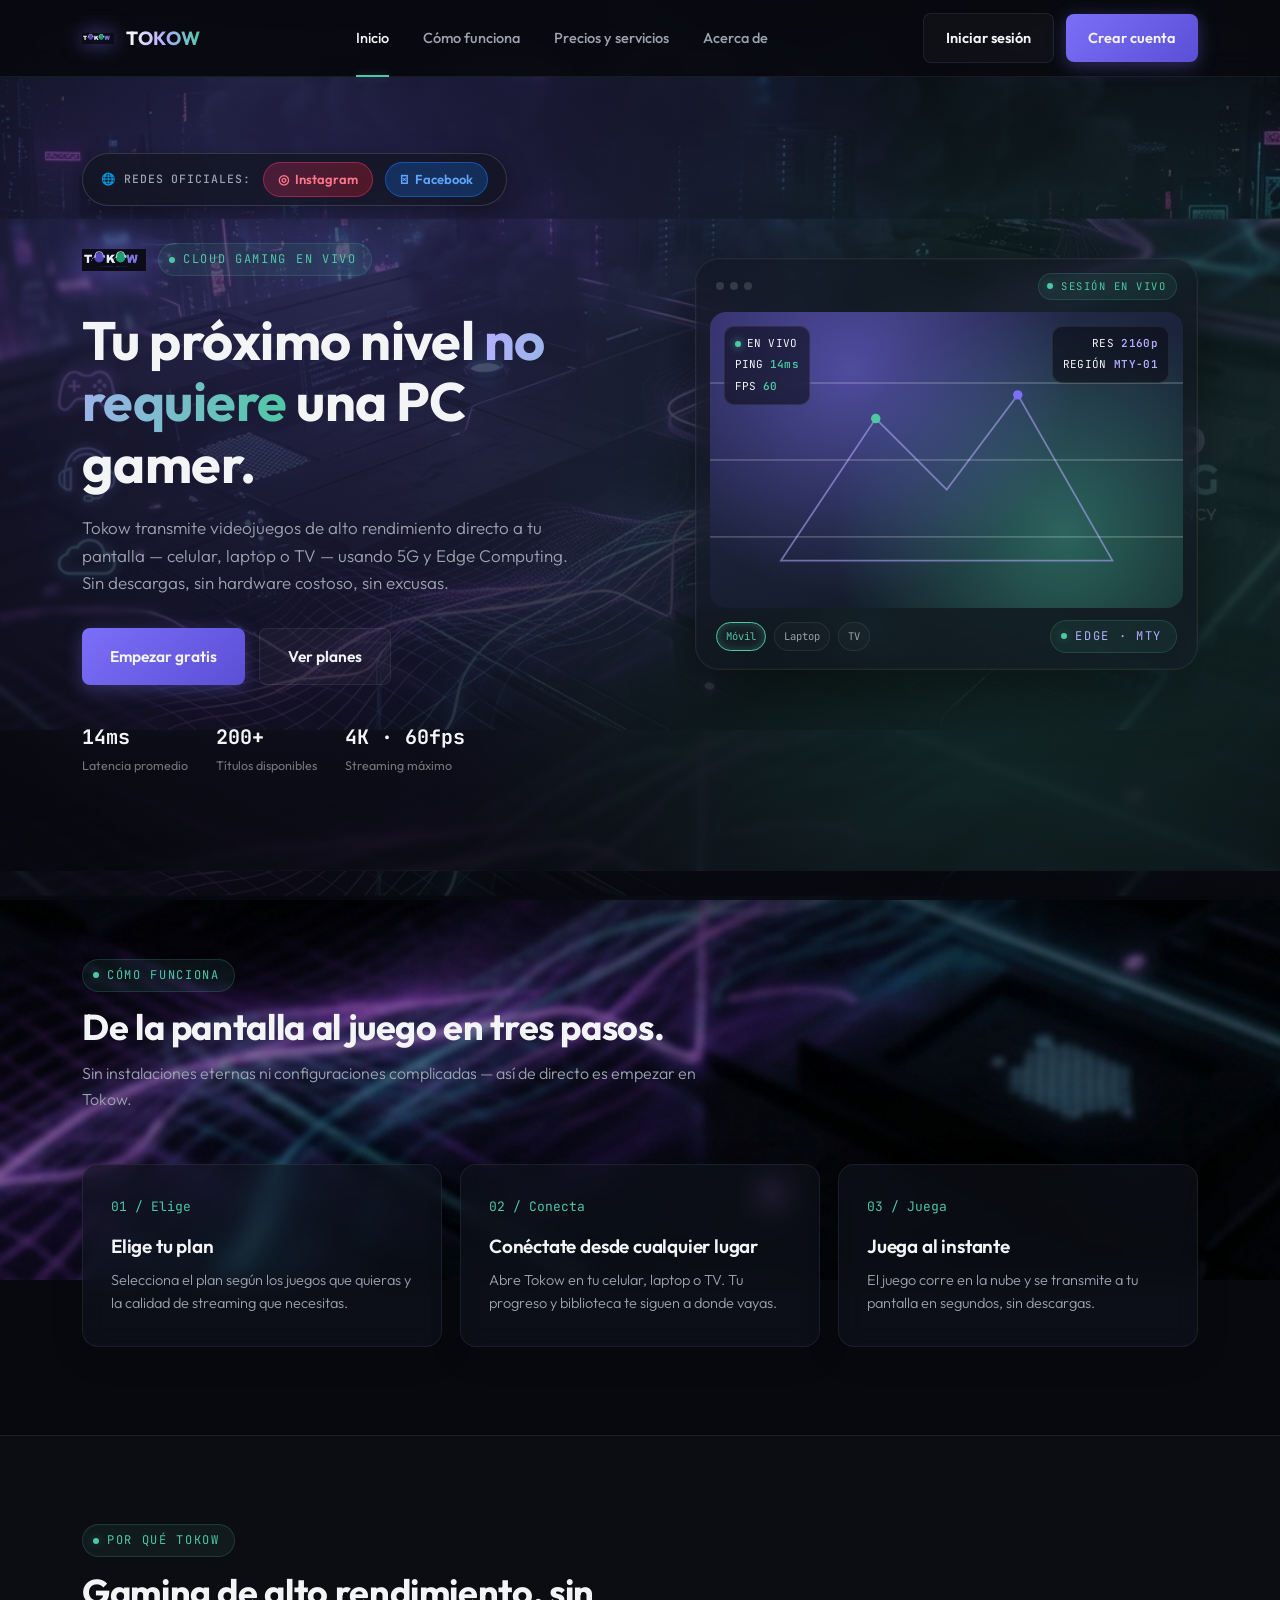
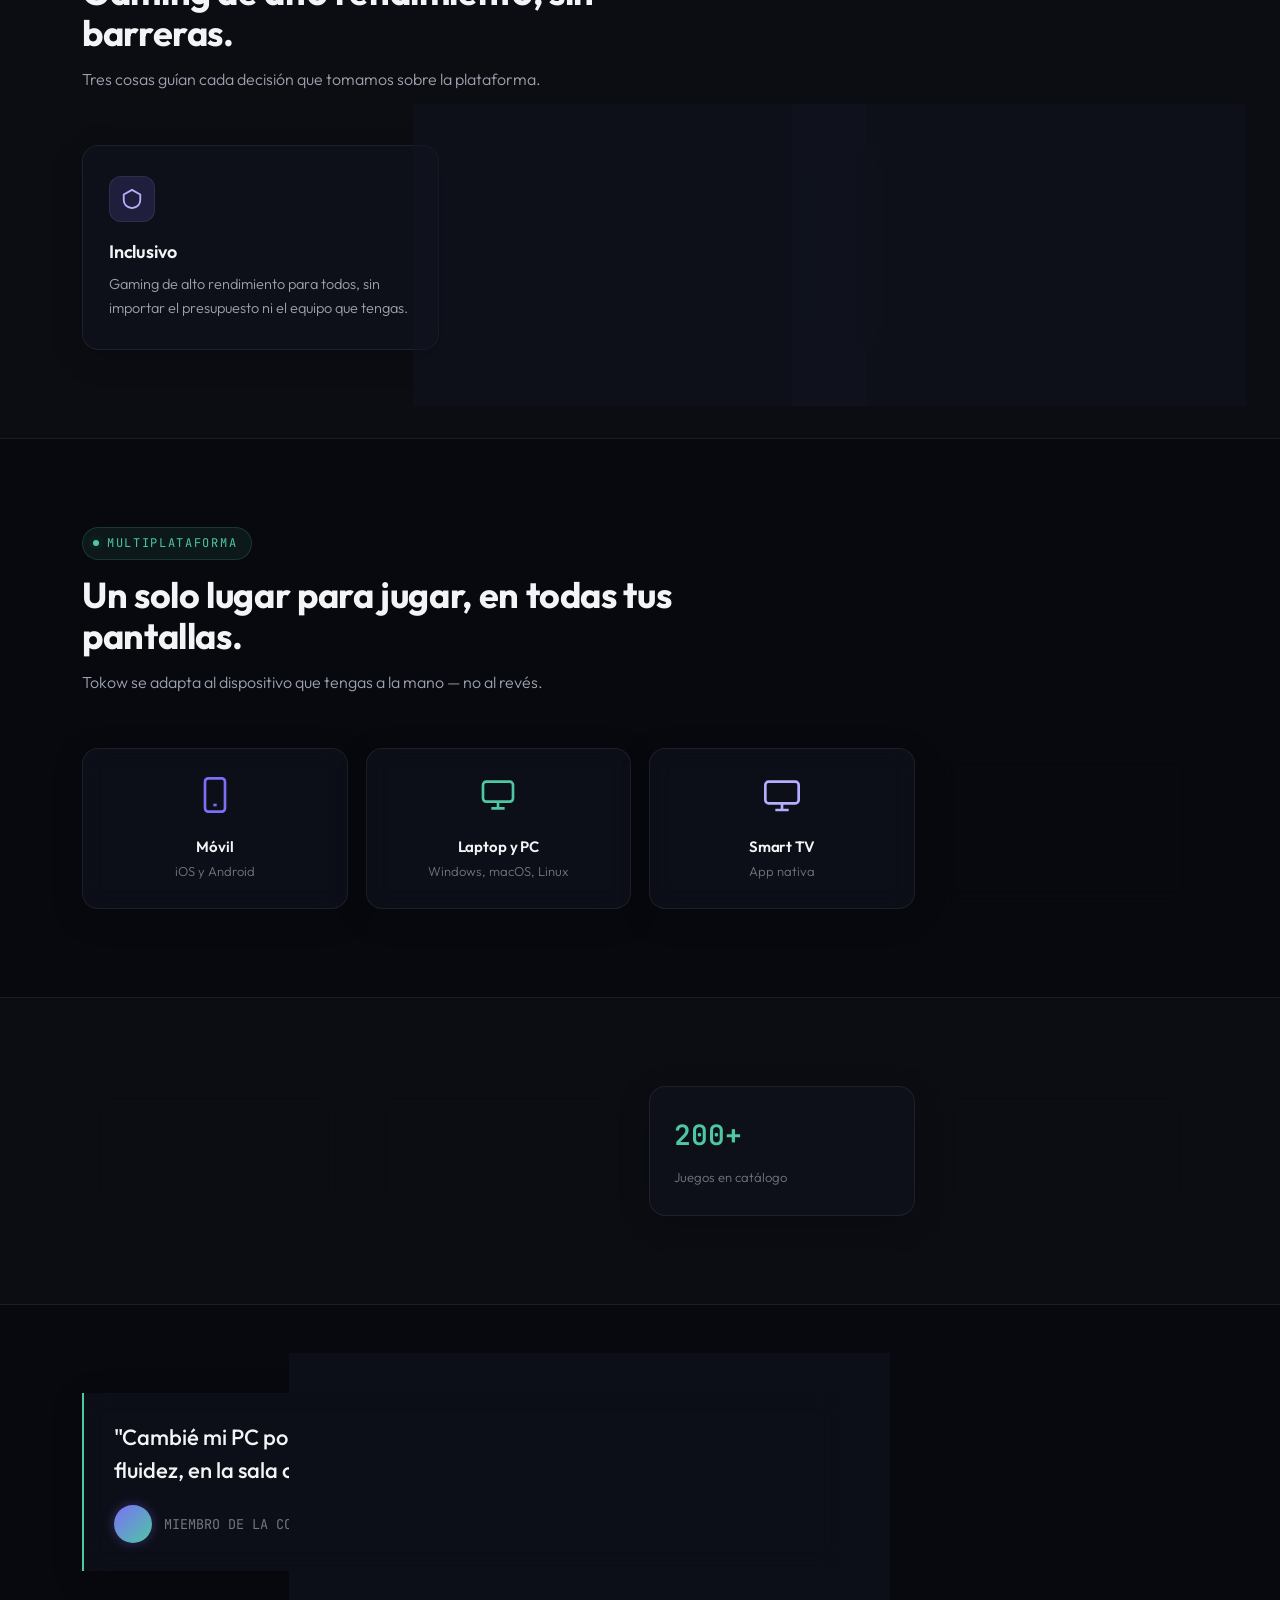
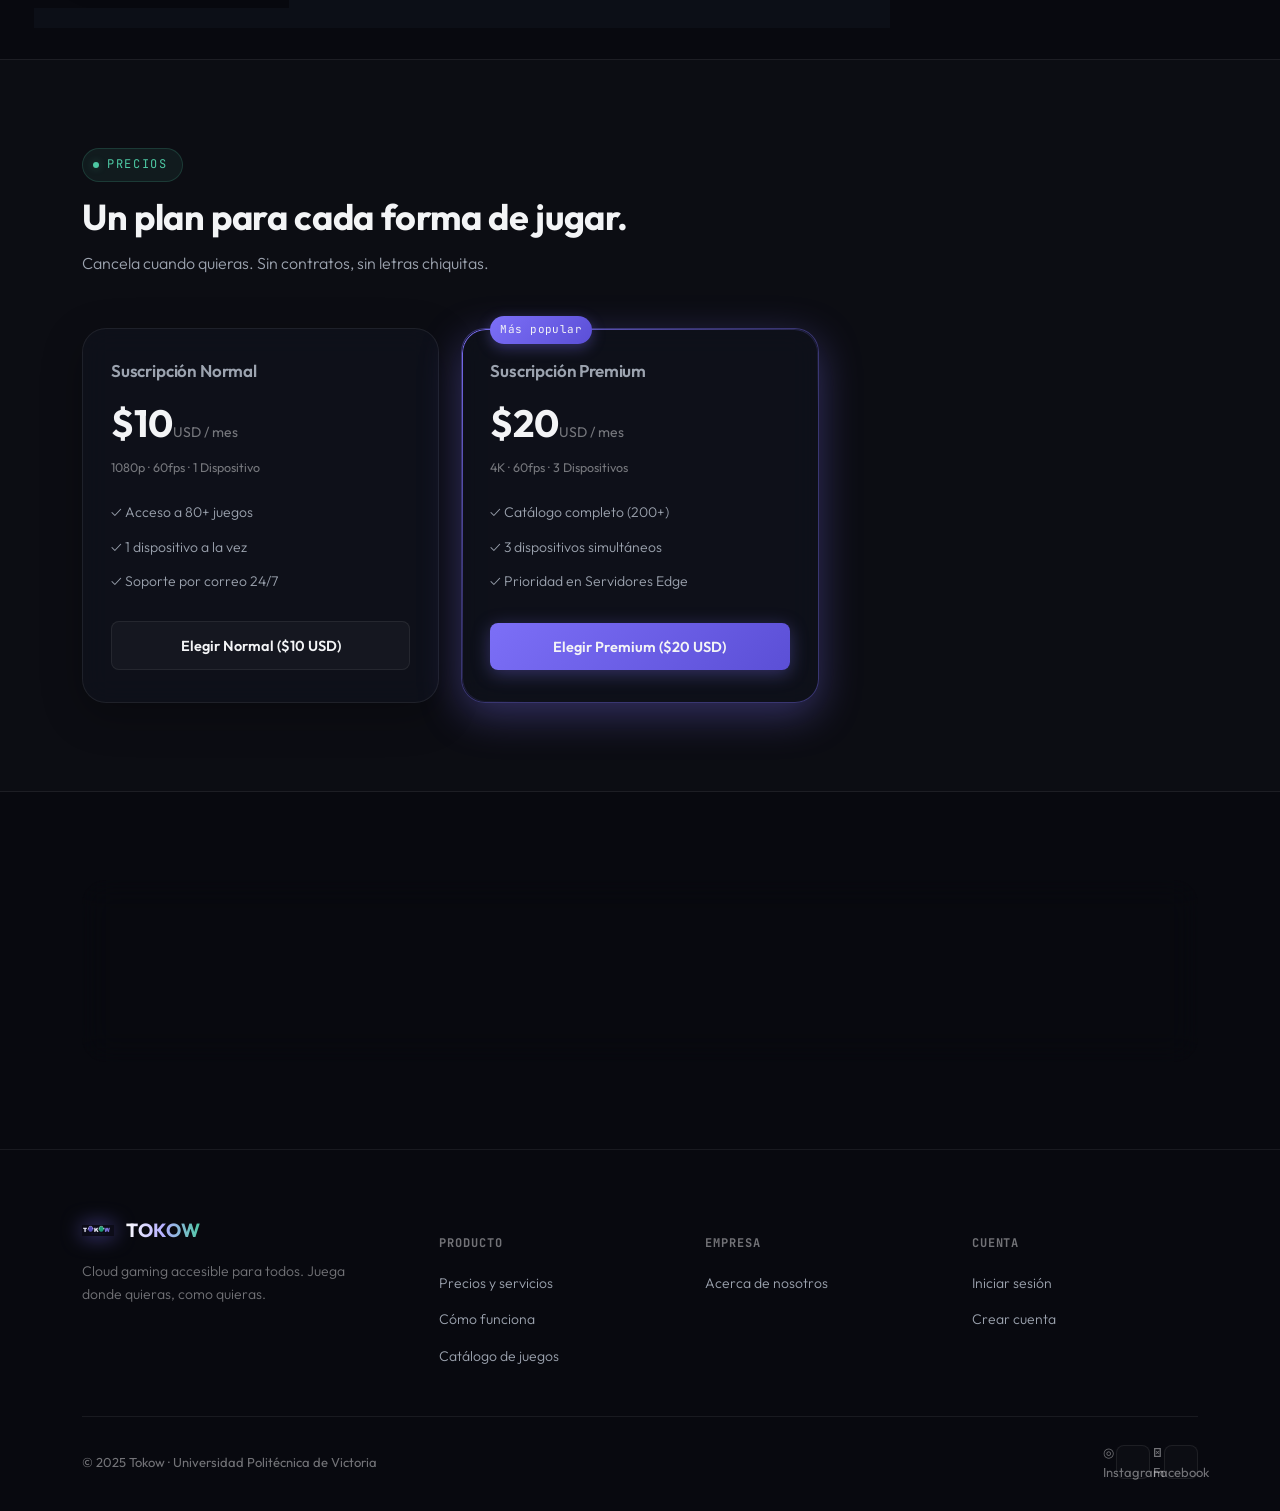
<file: index.html>
<!doctype html>
<html lang="es">

<head>
  <meta charset="UTF-8">
  <meta name="viewport" content="width=device-width, initial-scale=1.0">
  <title>Tokow — Cloud Gaming · Para Todos</title>
  <meta name="description"
    content="Juega videojuegos de alto rendimiento en cualquier dispositivo, sin PC gamer. Tokow es cloud gaming accesible para todos.">
  <link rel="preconnect" href="https://fonts.googleapis.com">
  <link
    href="https://fonts.googleapis.com/css2?family=Outfit:wght@300;400;500;600;700&family=JetBrains+Mono:wght@400;500;700&display=swap"
    rel="stylesheet">
  <link rel="stylesheet" href="styles.css">
</head>

<body>

  <header class="site-header">
    <div class="wrap nav">
      <a href="index.html" class="brand">
        <span class="brand-mark"></span>
        <span class="brand-text">Tokow</span>
      </a>
      <nav class="nav-links">
        <a href="index.html" class="active">Inicio</a>
        <a href="index.html#como-funciona">Cómo funciona</a>
        <a href="precios.php">Precios y servicios</a>
        <a href="nosotros.html">Acerca de</a>
      </nav>
      <div class="nav-cta">
        <a href="login.php" class="btn btn-ghost">Iniciar sesión</a>
        <a href="registro.php" class="btn btn-primary">Crear cuenta</a>
      </div>
      <button class="nav-toggle" aria-label="Abrir menú">☰</button>
    </div>
  </header>

  <main>
    <!-- ============================== HERO ============================== -->
    <section class="hero">
      <div class="wrap hero-grid">
        <div>
          <div class="social-hero-bar">
            <span class="social-title">🌐 Redes Oficiales:</span>
            <a href="https://www.instagram.com/tokow.oficial/" target="_blank" class="social-pill-btn insta">
              <span>◎</span> Instagram
            </a>
            <a href="https://www.facebook.com/profile.php?id=61592803082599" target="_blank" class="social-pill-btn fb">
              <span>󰈌</span> Facebook
            </a>
          </div>
          <div style="display: flex; align-items: center; gap: 12px; margin-bottom: 8px;">
            <img src="logo.png" alt="Tokow Logo" class="brand-logo-img" style="margin-bottom:0;">
            <span class="eyebrow" style="margin:0;">Cloud Gaming en vivo</span>
          </div>
          <h1>Tu próximo nivel <em>no requiere</em> una PC gamer.</h1>
          <p class="lede">Tokow transmite videojuegos de alto rendimiento directo a tu pantalla — celular, laptop o TV —
            usando 5G y Edge Computing. Sin descargas, sin hardware costoso, sin excusas.</p>
          <div class="hero-actions">
            <a href="registro.php" class="btn btn-primary btn-lg">Empezar gratis</a>
            <a href="precios.php" class="btn btn-ghost btn-lg">Ver planes</a>
          </div>
          <div class="hero-proof">
            <div><strong id="statLatency">18ms</strong><span>Latencia promedio</span></div>
            <div><strong>200+</strong><span>Títulos disponibles</span></div>
            <div><strong>4K · 60fps</strong><span>Streaming máximo</span></div>
          </div>
        </div>

        <div class="stream-frame">
          <div class="stream-frame-bar">
            <div class="stream-dots"><span></span><span></span><span></span></div>
            <span class="eyebrow">Sesión en vivo</span>
          </div>
          <div class="stream-screen">
            <svg viewBox="0 0 400 250" preserveAspectRatio="xMidYMid slice">
              <defs>
                <linearGradient id="g1" x1="0" y1="0" x2="1" y2="1">
                  <stop offset="0" stop-color="#7C6FF7" stop-opacity=".55" />
                  <stop offset="1" stop-color="#4DC8A3" stop-opacity=".35" />
                </linearGradient>
              </defs>
              <rect width="400" height="250" fill="url(#g1)" opacity=".25" />
              <polygon points="60,210 140,90 200,150 260,70 340,210" fill="none" stroke="#B4AEFF" stroke-width="1.5"
                opacity=".55" />
              <circle cx="140" cy="90" r="4" fill="#4DC8A3" />
              <circle cx="260" cy="70" r="4" fill="#7C6FF7" />
              <g opacity=".5" stroke="#FFFFFF" stroke-width=".6">
                <line x1="0" y1="60" x2="400" y2="60" />
                <line x1="0" y1="125" x2="400" y2="125" />
                <line x1="0" y1="190" x2="400" y2="190" />
              </g>
            </svg>
            <div class="hud hud-top-left">
              <div class="hud-row"><span class="hud-dot"></span> EN VIVO</div>
              <div class="hud-row">PING <span class="val" id="hudPing">17ms</span></div>
              <div class="hud-row">FPS <span class="val" id="hudFps">60</span></div>
            </div>
            <div class="hud hud-top-right">
              <div>RES <span class="val purple">2160p</span></div>
              <div>REGIÓN <span class="val purple">MTY-01</span></div>
            </div>
          </div>
          <div class="stream-controls">
            <div class="device-row">
              <span class="device-chip on">Móvil</span>
              <span class="device-chip">Laptop</span>
              <span class="device-chip">TV</span>
            </div>
            <span class="eyebrow" style="color:var(--lavender)">Edge · MTY</span>
          </div>
        </div>
      </div>
    </section>

    <!-- ============================== CÓMO FUNCIONA ============================== -->
    <section id="como-funciona">
      <div class="wrap">
        <div class="section-head">
          <span class="eyebrow">Cómo funciona</span>
          <h2>De la pantalla al juego en tres pasos.</h2>
          <p>Sin instalaciones eternas ni configuraciones complicadas — así de directo es empezar en Tokow.</p>
        </div>
        <div class="steps">
          <div class="step">
            <span class="step-index">01 / Elige</span>
            <h3>Elige tu plan</h3>
            <p>Selecciona el plan según los juegos que quieras y la calidad de streaming que necesitas.</p>
          </div>
          <div class="step">
            <span class="step-index">02 / Conecta</span>
            <h3>Conéctate desde cualquier lugar</h3>
            <p>Abre Tokow en tu celular, laptop o TV. Tu progreso y biblioteca te siguen a donde vayas.</p>
          </div>
          <div class="step">
            <span class="step-index">03 / Juega</span>
            <h3>Juega al instante</h3>
            <p>El juego corre en la nube y se transmite a tu pantalla en segundos, sin descargas.</p>
          </div>
        </div>
      </div>
    </section>

    <!-- ============================== PERSONALIDAD / FEATURES ============================== -->
    <section class="section-alt">
      <div class="wrap">
        <div class="section-head">
          <span class="eyebrow">Por qué Tokow</span>
          <h2>Gaming de alto rendimiento, sin barreras.</h2>
          <p>Tres cosas guían cada decisión que tomamos sobre la plataforma.</p>
        </div>
        <div class="cards3">
          <div class="card">
            <div class="card-icon" style="background:rgba(124,111,247,.16)">
              <svg width="22" height="22" viewBox="0 0 24 24" fill="none" stroke="#B4AEFF" stroke-width="2">
                <path d="M12 2 3 7v6c0 5 4 8 9 9 5-1 9-4 9-9V7l-9-5Z" />
              </svg>
            </div>
            <h3>Inclusivo</h3>
            <p>Gaming de alto rendimiento para todos, sin importar el presupuesto ni el equipo que tengas.</p>
          </div>
          <div class="card">
            <div class="card-icon" style="background:rgba(77,200,163,.16)">
              <svg width="22" height="22" viewBox="0 0 24 24" fill="none" stroke="#4DC8A3" stroke-width="2">
                <path d="M13 2 3 14h7l-1 8 10-12h-7l1-8Z" />
              </svg>
            </div>
            <h3>Veloz</h3>
            <p>Baja latencia y respuesta inmediata gracias a redes 5G y Edge Computing distribuido.</p>
          </div>
          <div class="card">
            <div class="card-icon" style="background:rgba(124,111,247,.16)">
              <svg width="22" height="22" viewBox="0 0 24 24" fill="none" stroke="#B4AEFF" stroke-width="2">
                <circle cx="12" cy="12" r="9" />
                <path d="M3 12h18M12 3c2.5 2.6 4 6 4 9s-1.5 6.4-4 9c-2.5-2.6-4-6-4-9s1.5-6.4 4-9Z" />
              </svg>
            </div>
            <h3>Conectado</h3>
            <p>Juega desde cualquier dispositivo, en cualquier lugar del mundo, sin perder tu progreso.</p>
          </div>
        </div>
      </div>
    </section>

    <!-- ============================== DISPOSITIVOS ============================== -->
    <section>
      <div class="wrap">
        <div class="section-head">
          <span class="eyebrow">Multiplataforma</span>
          <h2>Un solo lugar para jugar, en todas tus pantallas.</h2>
          <p>Tokow se adapta al dispositivo que tengas a la mano — no al revés.</p>
        </div>
        <div class="device-showcase">
          <div class="device-card">
            <svg width="40" height="40" viewBox="0 0 24 24" fill="none" stroke="#7C6FF7" stroke-width="1.6">
              <rect x="6" y="2" width="12" height="20" rx="2" />
              <path d="M11 18h2" />
            </svg>
            <h4>Móvil</h4>
            <p>iOS y Android</p>
          </div>
          <div class="device-card">
            <svg width="40" height="40" viewBox="0 0 24 24" fill="none" stroke="#4DC8A3" stroke-width="1.6">
              <rect x="3" y="4" width="18" height="12" rx="2" />
              <path d="M8 20h8M12 16v4" />
            </svg>
            <h4>Laptop y PC</h4>
            <p>Windows, macOS, Linux</p>
          </div>
          <div class="device-card">
            <svg width="40" height="40" viewBox="0 0 24 24" fill="none" stroke="#B4AEFF" stroke-width="1.6">
              <rect x="2" y="4" width="20" height="13" rx="2" />
              <path d="M8 21h8M12 17v4" />
            </svg>
            <h4>Smart TV</h4>
            <p>App nativa</p>
          </div>
          <div class="device-card">
            <svg width="40" height="40" viewBox="0 0 24 24" fill="none" stroke="#7C6FF7" stroke-width="1.6">
              <rect x="2" y="8" width="20" height="9" rx="4" />
              <circle cx="8" cy="12.5" r="1.4" fill="#7C6FF7" />
              <circle cx="16" cy="12.5" r="1.4" fill="#7C6FF7" />
            </svg>
            <h4>Control físico</h4>
            <p>Bluetooth compatible</p>
          </div>
        </div>
      </div>
    </section>

    <!-- ============================== STATS ============================== -->
    <section class="section-alt">
      <div class="wrap">
        <div class="stats-strip">
          <div class="stat-cell"><strong>15–35</strong><span>Rango de edad principal</span></div>
          <div class="stat-cell"><strong>&lt;20ms</strong><span>Latencia en zonas Edge</span></div>
          <div class="stat-cell"><strong>200+</strong><span>Juegos en catálogo</span></div>
          <div class="stat-cell"><strong>24/7</strong><span>Servidores activos</span></div>
        </div>
      </div>
    </section>

    <!-- ============================== TESTIMONIO ============================== -->
    <section>
      <div class="wrap">
        <div class="quote-block">
          <p>"Cambié mi PC por mi celular y ni lo noté — el mismo juego, la misma fluidez, en la sala o en el camión."
          </p>
          <div class="quote-attr">
            <div class="quote-avatar"></div>
            <span>MIEMBRO DE LA COMUNIDAD TOKOW · MTY</span>
          </div>
        </div>
      </div>
    </section>

    <!-- ============================== PRICING PREVIEW ============================== -->
    <section class="section-alt">
      <div class="wrap">
        <div class="section-head">
          <span class="eyebrow">Precios</span>
          <h2>Un plan para cada forma de jugar.</h2>
          <p>Cancela cuando quieras. Sin contratos, sin letras chiquitas.</p>
        </div>
        <div class="pricing-grid">
          <div class="plan">
            <h3>Suscripción Normal</h3>
            <div class="price">$10<span>USD / mes</span></div>
            <p class="price-note">1080p · 60fps · 1 Dispositivo</p>
            <ul class="plan-feat">
              <li>✓ Acceso a 80+ juegos</li>
              <li>✓ 1 dispositivo a la vez</li>
              <li>✓ Soporte por correo 24/7</li>
            </ul>
            <a href="checkout.php?plan=normal_mensual" class="btn btn-ghost btn-block">Elegir Normal ($10 USD)</a>
          </div>
          <div class="plan featured">
            <span class="plan-tag">Más popular</span>
            <h3>Suscripción Premium</h3>
            <div class="price">$20<span>USD / mes</span></div>
            <p class="price-note">4K · 60fps · 3 Dispositivos</p>
            <ul class="plan-feat">
              <li>✓ Catálogo completo (200+)</li>
              <li>✓ 3 dispositivos simultáneos</li>
              <li>✓ Prioridad en Servidores Edge</li>
            </ul>
            <a href="checkout.php?plan=premium_mensual" class="btn btn-primary btn-block">Elegir Premium ($20 USD)</a>
          </div>
        </div>
      </div>
    </section>

    <!-- ============================== CTA BAND ============================== -->
    <section>
      <div class="wrap">
        <div class="cta-band">
          <div>
            <h2>Únete a la comunidad Tokow.</h2>
            <p>Crea tu cuenta gratis y prueba tu primer juego en la nube hoy mismo.</p>
          </div>
          <div class="cta-band-actions">
            <a href="registro.html" class="btn btn-primary btn-lg">Crear cuenta gratis</a>
            <a href="login.html" class="btn btn-ghost btn-lg">Ya tengo cuenta</a>
          </div>
        </div>
      </div>
    </section>
  </main>

  <footer>
    <div class="wrap">
      <div class="footer-grid">
        <div class="footer-brand">
          <a href="index.html" class="brand"><span class="brand-mark"></span><span class="brand-text">Tokow</span></a>
          <p>Cloud gaming accesible para todos. Juega donde quieras, como quieras.</p>
        </div>
        <div class="footer-col">
          <h5>Producto</h5>
          <ul>
            <li><a href="precios.php">Precios y servicios</a></li>
            <li><a href="index.html#como-funciona">Cómo funciona</a></li>
            <li><a href="precios.php">Catálogo de juegos</a></li>
          </ul>
        </div>
        <div class="footer-col">
          <h5>Empresa</h5>
          <ul>
            <li><a href="nosotros.html">Acerca de nosotros</a></li>
          </ul>
        </div>
        <div class="footer-col">
          <h5>Cuenta</h5>
          <ul>
            <li><a href="login.php">Iniciar sesión</a></li>
            <li><a href="registro.php">Crear cuenta</a></li>
          </ul>
        </div>
      </div>
      <div class="footer-bottom">
        <span>© 2025 Tokow · Universidad Politécnica de Victoria</span>
        <div class="footer-social">
          <a href="https://www.instagram.com/tokow.oficial/" target="_blank" aria-label="Instagram">◎ Instagram</a>
          <a href="https://www.facebook.com/profile.php?id=61592803082599" target="_blank" aria-label="Facebook">󰈌 Facebook</a>
        </div>
      </div>
    </div>
  </footer>

  <script>
    // Signature HUD micro-animation: ping/fps flicker to feel like a live overlay
    const pingEl = document.getElementById('hudPing');
    const fpsEl = document.getElementById('hudFps');
    const statEl = document.getElementById('statLatency');
    if (!window.matchMedia('(prefers-reduced-motion: reduce)').matches) {
      setInterval(() => {
        const ping = 14 + Math.floor(Math.random() * 10);
        const fps = Math.random() > .15 ? 60 : 59;
        if (pingEl) pingEl.textContent = ping + 'ms';
        if (fpsEl) fpsEl.textContent = fps;
        if (statEl) statEl.textContent = ping + 'ms';
      }, 1800);
    }
  </script>
</body>

</html>
</file>
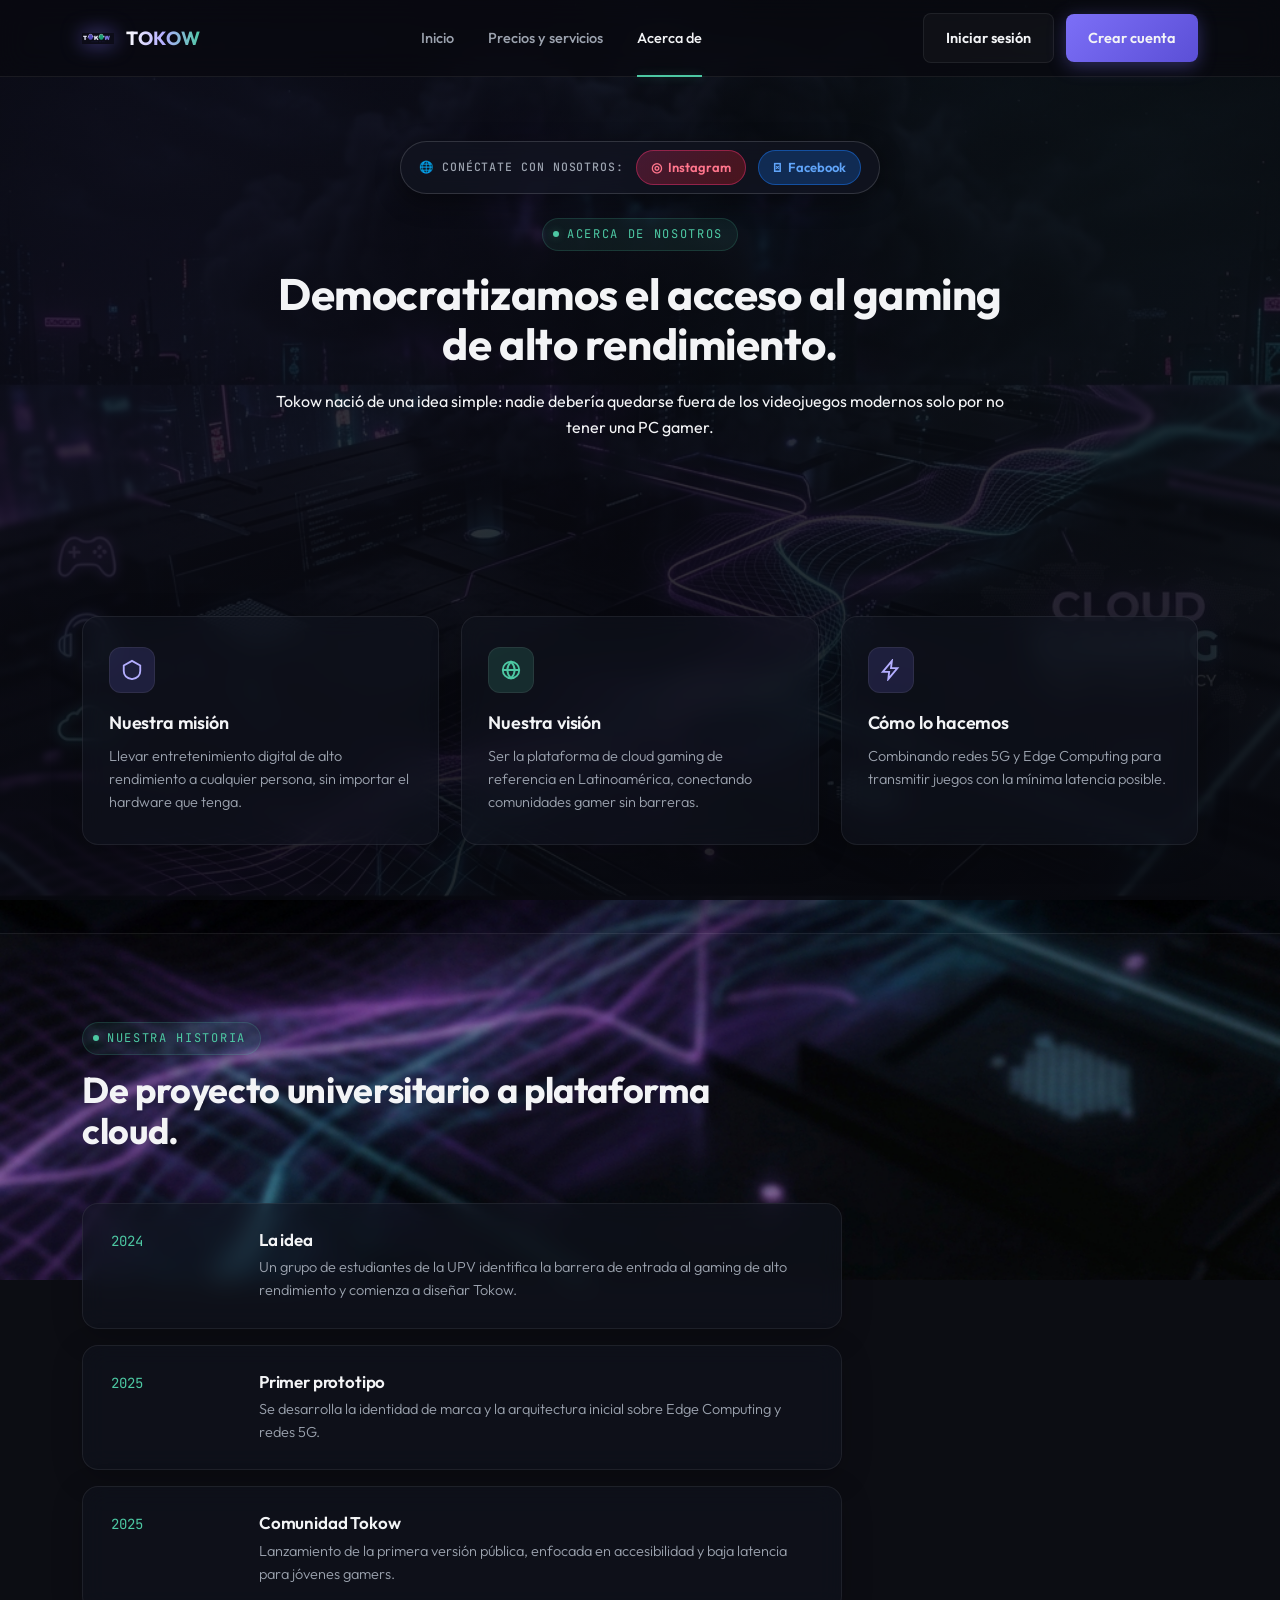
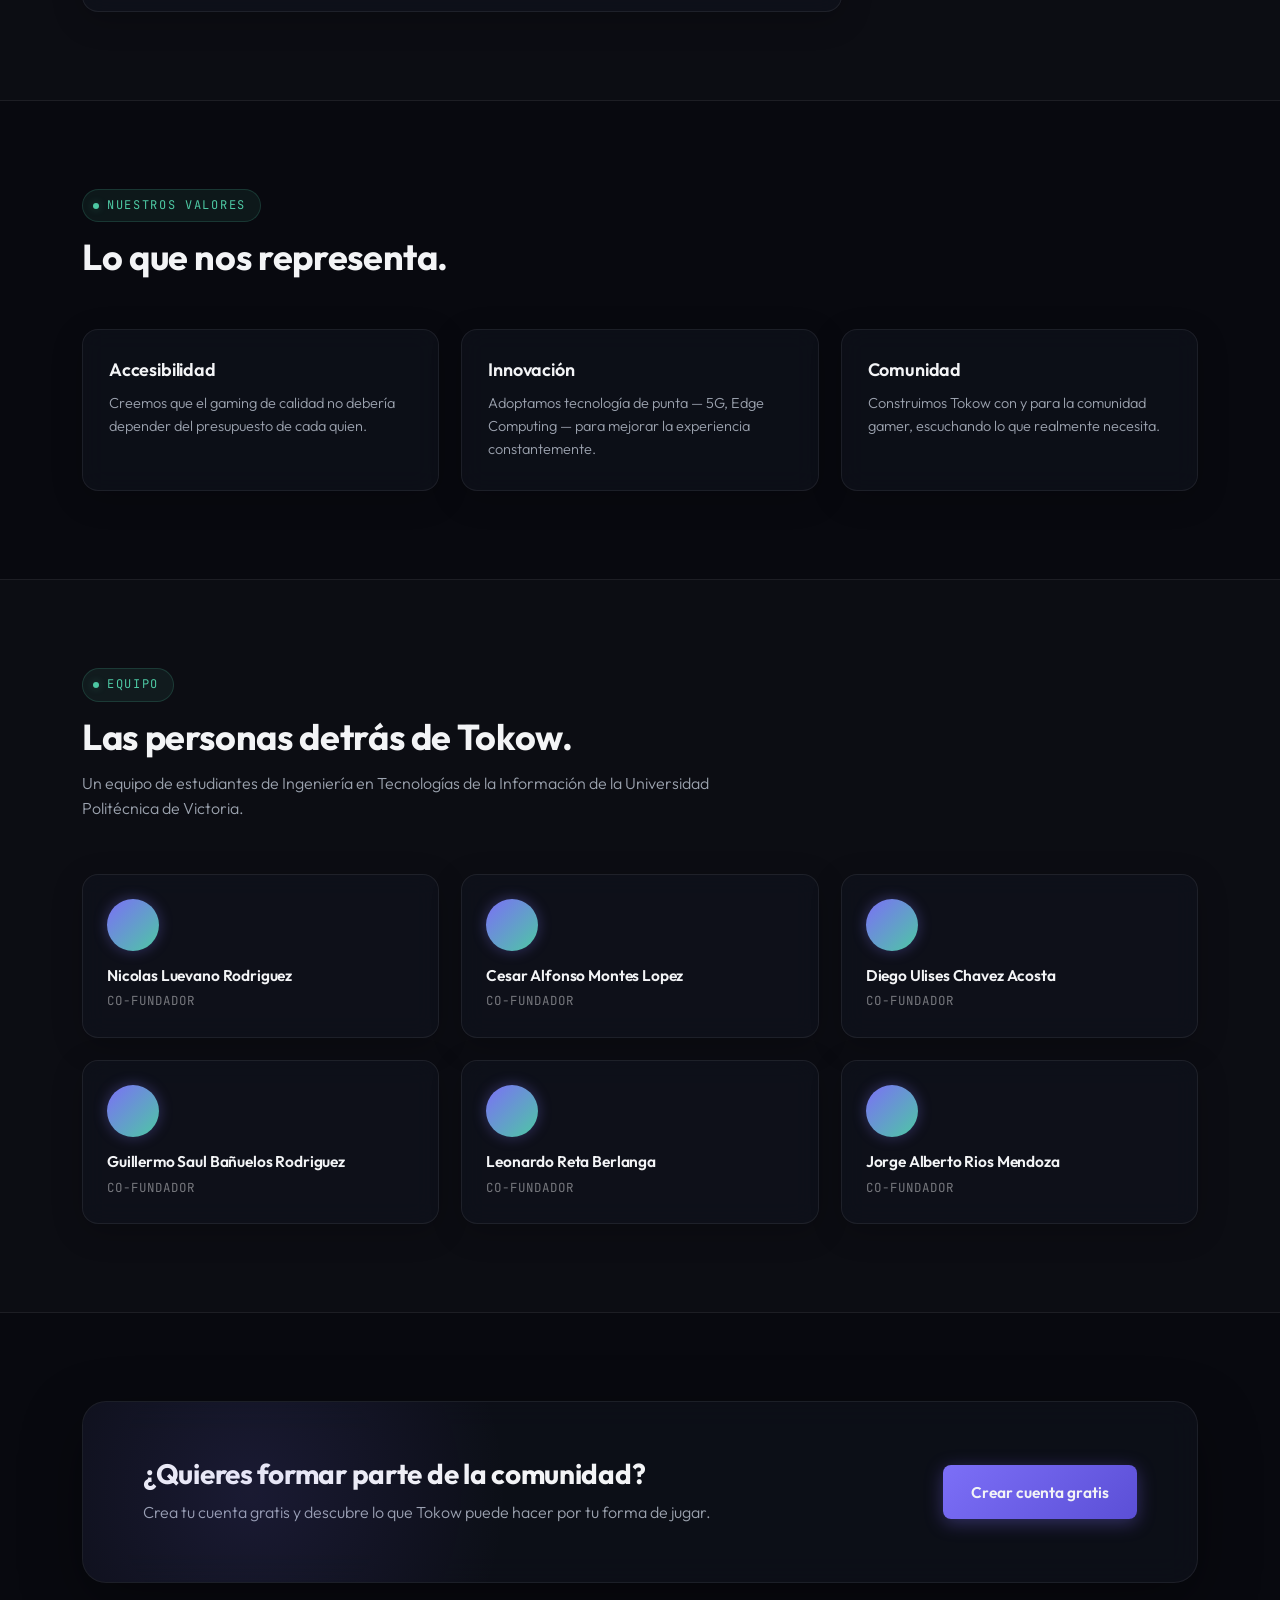
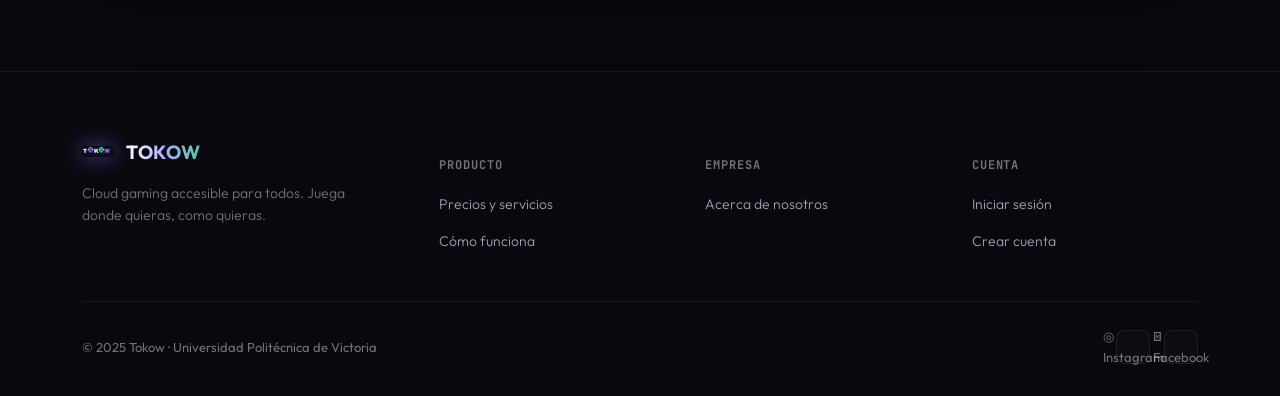
<file: nosotros.html>
<!doctype html>
<html lang="es">

<head>
  <meta charset="UTF-8">
  <meta name="viewport" content="width=device-width, initial-scale=1.0">
  <title>Acerca de nosotros — Tokow</title>
  <link rel="preconnect" href="https://fonts.googleapis.com">
  <link
    href="https://fonts.googleapis.com/css2?family=Outfit:wght@300;400;500;600;700&family=JetBrains+Mono:wght@400;500;700&display=swap"
    rel="stylesheet">
  <link rel="stylesheet" href="styles.css">
</head>

<body>

  <header class="site-header">
    <div class="wrap nav">
      <a href="index.html" class="brand">
        <span class="brand-mark"></span>
        <span class="brand-text">Tokow</span>
      </a>
      <nav class="nav-links">
        <a href="index.html">Inicio</a>
        <a href="precios.php">Precios y servicios</a>
        <a href="nosotros.html" class="active">Acerca de</a>
      </nav>
      <div class="nav-cta">
        <a href="login.php" class="btn btn-ghost">Iniciar sesión</a>
        <a href="registro.php" class="btn btn-primary">Crear cuenta</a>
      </div>
      <button class="nav-toggle" aria-label="Abrir menú">☰</button>
    </div>
  </header>

  <main>
    <section class="about-hero">
      <div class="wrap">
        <div class="social-hero-bar" style="margin-bottom: 24px;">
          <span class="social-title">🌐 Conéctate con nosotros:</span>
          <a href="https://www.instagram.com/tokow.oficial/" target="_blank" class="social-pill-btn insta">
            <span>◎</span> Instagram
          </a>
          <a href="https://www.facebook.com/profile.php?id=61592803082599" target="_blank" class="social-pill-btn fb">
            <span>󰈌</span> Facebook
          </a>
        </div>
        <span class="eyebrow">Acerca de nosotros</span>
        <h1>Democratizamos el acceso al gaming de alto rendimiento.</h1>
        <p class="lede">Tokow nació de una idea simple: nadie debería quedarse fuera de los videojuegos modernos solo
          por no tener una PC gamer.</p>
      </div>
    </section>

    <!-- ============================== MISIÓN ============================== -->
    <section>
      <div class="wrap">
        <div class="cards3">
          <div class="card">
            <div class="card-icon" style="background:rgba(124,111,247,.16)">
              <svg width="22" height="22" viewBox="0 0 24 24" fill="none" stroke="#B4AEFF" stroke-width="2">
                <path d="M12 2 3 7v6c0 5 4 8 9 9 5-1 9-4 9-9V7l-9-5Z" />
              </svg>
            </div>
            <h3>Nuestra misión</h3>
            <p>Llevar entretenimiento digital de alto rendimiento a cualquier persona, sin importar el hardware que
              tenga.</p>
          </div>
          <div class="card">
            <div class="card-icon" style="background:rgba(77,200,163,.16)">
              <svg width="22" height="22" viewBox="0 0 24 24" fill="none" stroke="#4DC8A3" stroke-width="2">
                <circle cx="12" cy="12" r="9" />
                <path d="M3 12h18M12 3c2.5 2.6 4 6 4 9s-1.5 6.4-4 9c-2.5-2.6-4-6-4-9s1.5-6.4 4-9Z" />
              </svg>
            </div>
            <h3>Nuestra visión</h3>
            <p>Ser la plataforma de cloud gaming de referencia en Latinoamérica, conectando comunidades gamer sin
              barreras.</p>
          </div>
          <div class="card">
            <div class="card-icon" style="background:rgba(124,111,247,.16)">
              <svg width="22" height="22" viewBox="0 0 24 24" fill="none" stroke="#B4AEFF" stroke-width="2">
                <path d="M13 2 3 14h7l-1 8 10-12h-7l1-8Z" />
              </svg>
            </div>
            <h3>Cómo lo hacemos</h3>
            <p>Combinando redes 5G y Edge Computing para transmitir juegos con la mínima latencia posible.</p>
          </div>
        </div>
      </div>
    </section>

    <!-- ============================== HISTORIA ============================== -->
    <section class="section-alt">
      <div class="wrap">
        <div class="section-head">
          <span class="eyebrow">Nuestra historia</span>
          <h2>De proyecto universitario a plataforma cloud.</h2>
        </div>
        <div class="timeline">
          <div class="timeline-item">
            <time>2024</time>
            <div>
              <h4>La idea</h4>
              <p>Un grupo de estudiantes de la UPV identifica la barrera de entrada al gaming de alto rendimiento y
                comienza a diseñar Tokow.</p>
            </div>
          </div>
          <div class="timeline-item">
            <time>2025</time>
            <div>
              <h4>Primer prototipo</h4>
              <p>Se desarrolla la identidad de marca y la arquitectura inicial sobre Edge Computing y redes 5G.</p>
            </div>
          </div>
          <div class="timeline-item">
            <time>2025</time>
            <div>
              <h4>Comunidad Tokow</h4>
              <p>Lanzamiento de la primera versión pública, enfocada en accesibilidad y baja latencia para jóvenes
                gamers.</p>
            </div>
          </div>
        </div>
      </div>
    </section>

    <!-- ============================== VALORES ============================== -->
    <section>
      <div class="wrap">
        <div class="section-head">
          <span class="eyebrow">Nuestros valores</span>
          <h2>Lo que nos representa.</h2>
        </div>
        <div class="values-grid">
          <div class="card">
            <h3>Accesibilidad</h3>
            <p>Creemos que el gaming de calidad no debería depender del presupuesto de cada quien.</p>
          </div>
          <div class="card">
            <h3>Innovación</h3>
            <p>Adoptamos tecnología de punta — 5G, Edge Computing — para mejorar la experiencia constantemente.</p>
          </div>
          <div class="card">
            <h3>Comunidad</h3>
            <p>Construimos Tokow con y para la comunidad gamer, escuchando lo que realmente necesita.</p>
          </div>
        </div>
      </div>
    </section>

    <!-- ============================== EQUIPO ============================== -->
    <section class="section-alt">
      <div class="wrap">
        <div class="section-head">
          <span class="eyebrow">Equipo</span>
          <h2>Las personas detrás de Tokow.</h2>
          <p>Un equipo de estudiantes de Ingeniería en Tecnologías de la Información de la Universidad Politécnica de
            Victoria.</p>
        </div>
        <div class="team-grid">
          <div class="team-card">
            <div class="team-avatar"></div>
            <h4>Nicolas Luevano Rodriguez</h4><span>CO-FUNDADOR</span>
          </div>
          <div class="team-card">
            <div class="team-avatar"></div>
            <h4>Cesar Alfonso Montes Lopez</h4><span>CO-FUNDADOR</span>
          </div>
          <div class="team-card">
            <div class="team-avatar"></div>
            <h4>Diego Ulises Chavez Acosta</h4><span>CO-FUNDADOR</span>
          </div>
          <div class="team-card">
            <div class="team-avatar"></div>
            <h4>Guillermo Saul Bañuelos Rodriguez</h4><span>CO-FUNDADOR</span>
          </div>
          <div class="team-card">
            <div class="team-avatar"></div>
            <h4>Leonardo Reta Berlanga</h4><span>CO-FUNDADOR</span>
          </div>
          <div class="team-card">
            <div class="team-avatar"></div>
            <h4>Jorge Alberto Rios Mendoza</h4><span>CO-FUNDADOR</span>
          </div>
        </div>
      </div>
    </section>

    <section>
      <div class="wrap">
        <div class="cta-band">
          <div>
            <h2>¿Quieres formar parte de la comunidad?</h2>
            <p>Crea tu cuenta gratis y descubre lo que Tokow puede hacer por tu forma de jugar.</p>
          </div>
          <div class="cta-band-actions">
            <a href="registro.html" class="btn btn-primary btn-lg">Crear cuenta gratis</a>
          </div>
        </div>
      </div>
    </section>
  </main>

  <footer>
    <div class="wrap">
      <div class="footer-grid">
        <div class="footer-brand">
          <a href="index.html" class="brand"><span class="brand-mark"></span><span class="brand-text">Tokow</span></a>
          <p>Cloud gaming accesible para todos. Juega donde quieras, como quieras.</p>
        </div>
        <div class="footer-col">
          <h5>Producto</h5>
          <ul>
            <li><a href="precios.php">Precios y servicios</a></li>
            <li><a href="index.html#como-funciona">Cómo funciona</a></li>
          </ul>
        </div>
        <div class="footer-col">
          <h5>Empresa</h5>
          <ul>
            <li><a href="nosotros.html">Acerca de nosotros</a></li>
          </ul>
        </div>
        <div class="footer-col">
          <h5>Cuenta</h5>
          <ul>
            <li><a href="login.php">Iniciar sesión</a></li>
            <li><a href="registro.php">Crear cuenta</a></li>
          </ul>
        </div>
      </div>
      <div class="footer-bottom">
        <span>© 2025 Tokow · Universidad Politécnica de Victoria</span>
        <div class="footer-social">
          <a href="https://www.instagram.com/tokow.oficial/" target="_blank" aria-label="Instagram">◎ Instagram</a>
          <a href="https://www.facebook.com/profile.php?id=61592803082599" target="_blank" aria-label="Facebook">󰈌 Facebook</a>
        </div>
      </div>
    </div>
  </footer>

</body>

</html>
</file>
<file: styles.css>
/* ==========================================================================
   TOKOW — Cloud Gaming · Para Todos
   Design language adapted from the Altograv Cloud Console reference:
   dark glass panels, backdrop blur, radial glow background, single
   Outfit type family, gradient buttons with glow shadows.
   Brand colors kept per Tokow's brand guide (purple/mint, not purple/cyan).
   ========================================================================== */

:root{
  /* Color — mapped onto Tokow's brand palette */
  --bg-color:      #08090f;
  --navy-soft:     rgba(18, 20, 32, 0.55);
  --navy-soft-solid: #12141f;
  --card-border:   rgba(255, 255, 255, 0.07);
  --card-border-hover: rgba(255, 255, 255, 0.14);

  --purple:        #7C6FF7;
  --purple-deep:   #5B4FD6;
  --purple-glow:   rgba(124, 111, 247, 0.35);

  --mint:          #4DC8A3;
  --mint-glow:     rgba(77, 200, 163, 0.32);

  --lavender:      #B4AEFF;
  --white:         #F3F4F6;
  --white-60:      #9ca3af;
  --white-40:      rgba(243, 244, 246, 0.45);

  --success:       #10b981;
  --danger:        #ef4444;
  --warning:       #f59e0b;

  /* Type — single family, weight-driven hierarchy, mono for data/HUD */
  --font-display: 'Outfit', sans-serif;
  --font-body:    'Outfit', sans-serif;
  --font-mono:    "JetBrains Mono", monospace;

  /* Scale */
  --radius-s: 8px;
  --radius-m: 16px;
  --radius-l: 24px;
  --maxw: 1180px;
}

*,*::before,*::after{ box-sizing:border-box; user-select:auto; }
html{ scroll-behavior:smooth; }
body{
  margin:0;
  background-color: var(--bg-color);
  background-image:
    linear-gradient(180deg, rgba(8, 9, 15, 0.78) 0%, rgba(8, 9, 15, 0.88) 100%),
    radial-gradient(circle at 10% 20%, rgba(124, 111, 247, 0.22) 0%, transparent 45%),
    radial-gradient(circle at 90% 15%, rgba(77, 200, 163, 0.18) 0%, transparent 45%),
    url('fondo.png');
  background-size: cover;
  background-position: center top;
  background-attachment: fixed;
  background-repeat: no-repeat;
  color:var(--white);
  font-family:var(--font-body);
  font-weight:400;
  line-height:1.6;
  -webkit-font-smoothing:antialiased;
}
img{ max-width:100%; display:block; }
a{ color:inherit; text-decoration:none; }
ul{ margin:0; padding:0; list-style:none; }
h1,h2,h3,h4{ font-family:var(--font-display); font-weight:700; margin:0; line-height:1.14; letter-spacing:-0.01em; }
p{ margin:0; }
button{ font-family:inherit; cursor:pointer; }

.wrap{
  max-width:var(--maxw);
  margin:0 auto;
  padding:0 32px;
}

@media (prefers-reduced-motion: reduce){
  *{ animation-duration:.001ms !important; animation-iteration-count:1 !important; transition-duration:.001ms !important; scroll-behavior:auto !important; }
}

:focus-visible{
  outline:2px solid var(--mint);
  outline-offset:3px;
  border-radius:4px;
}

/* ---------------------------------- keyframes ---------------------------------- */
@keyframes pulse-glow{
  0%, 100%{ transform:scale(1); box-shadow:0 0 12px var(--purple-glow); }
  50%{ transform:scale(1.15); box-shadow:0 0 22px var(--purple); }
}
@keyframes spin{ 100%{ transform:rotate(360deg); } }

/* ---------------------------------- eyebrow / pill ---------------------------------- */
.eyebrow{
  font-family:var(--font-mono);
  font-size:12px;
  letter-spacing:.14em;
  text-transform:uppercase;
  color:var(--mint);
  display:inline-flex;
  align-items:center;
  gap:8px;
  background:rgba(77,200,163,.08);
  border:1px solid rgba(77,200,163,.18);
  padding:6px 14px 6px 10px;
  border-radius:99px;
  width:fit-content;
}
.eyebrow::before{
  content:"";
  width:6px; height:6px;
  border-radius:50%;
  background:var(--mint);
  box-shadow:0 0 8px var(--mint-glow);
}

/* ---------------------------------- header ---------------------------------- */
.site-header{
  position:sticky;
  top:0;
  z-index:100;
  background:rgba(8, 9, 15, 0.65);
  backdrop-filter:blur(14px);
  -webkit-backdrop-filter:blur(14px);
  border-bottom:1px solid var(--card-border);
}
.nav{
  display:flex;
  align-items:center;
  justify-content:space-between;
  height:76px;
}
.brand{
  display:flex;
  align-items:center;
  gap:12px;
  font-family:var(--font-display);
  font-weight:700;
  font-size:19px;
  letter-spacing:.03em;
  text-transform:uppercase;
}
.brand-mark{
  width:32px; height:32px;
  background-image:url('logo.png');
  background-size:contain;
  background-repeat:no-repeat;
  background-position:center;
  filter:drop-shadow(0 0 10px rgba(124, 111, 247, 0.6));
  flex-shrink:0;
  display:inline-block;
  vertical-align:middle;
}
.brand-logo-img {
  width: 64px;
  height: 64px;
  object-fit: contain;
  filter: drop-shadow(0 0 18px rgba(124, 111, 247, 0.7));
  animation: float 4s ease-in-out infinite;
  display: inline-block;
  margin-bottom: 12px;
}
@keyframes float {
  0%, 100% { transform: translateY(0); }
  50% { transform: translateY(-6px); }
}
.brand span.brand-text{
  background:linear-gradient(to right, #ffffff, var(--lavender), var(--mint));
  -webkit-background-clip:text;
  background-clip:text;
  -webkit-text-fill-color:transparent;
}
.nav-links{
  display:flex;
  gap:34px;
  align-items:center;
}
.nav-links a{
  font-size:14.5px;
  font-weight:500;
  color:var(--white-60);
  transition:color .15s ease;
  position:relative;
}
.nav-links a:hover{ color:var(--white); }
.nav-links a.active{ color:var(--white); }
.nav-links a.active::after{
  content:"";
  position:absolute;
  left:0; right:0; bottom:-27px;
  height:2px;
  background:var(--mint);
  box-shadow:0 0 8px var(--mint-glow);
}
.nav-cta{
  display:flex;
  gap:12px;
  align-items:center;
}
.nav-toggle{
  display:none;
  background:rgba(255,255,255,.04);
  border:1px solid var(--card-border);
  border-radius:8px;
  width:40px; height:40px;
  color:var(--white);
}

/* ---------------------------------- buttons ---------------------------------- */
.btn{
  display:inline-flex;
  align-items:center;
  justify-content:center;
  gap:8px;
  padding:12px 22px;
  border-radius:var(--radius-s);
  font-weight:600;
  font-size:14.5px;
  font-family:var(--font-body);
  border:none;
  transition:filter .2s ease, transform .1s ease, box-shadow .2s ease, background .2s ease, border-color .2s ease;
  white-space:nowrap;
}
.btn:active{ transform:scale(.98); }
.btn-primary{
  background:linear-gradient(135deg,var(--purple),var(--purple-deep));
  color:var(--white);
  box-shadow:0 4px 18px var(--purple-glow);
}
.btn-primary:hover{ filter:brightness(1.1); }
.btn-ghost{
  background:rgba(255,255,255,.03);
  border:1px solid var(--card-border);
  color:var(--white);
}
.btn-ghost:hover{ border-color:var(--card-border-hover); background:rgba(255,255,255,.06); }
.btn-mint{
  background:linear-gradient(135deg,var(--mint),#2f9e7d);
  color:var(--bg-color);
  box-shadow:0 4px 18px var(--mint-glow);
}
.btn-mint:hover{ filter:brightness(1.08); }
.btn-block{ width:100%; }
.btn-lg{ padding:15px 28px; font-size:15.5px; }

/* Prominent Main Social Media Bar & Pills */
.social-hero-bar {
  display: inline-flex;
  align-items: center;
  gap: 12px;
  background: rgba(18, 20, 32, 0.75);
  backdrop-filter: blur(14px);
  -webkit-backdrop-filter: blur(14px);
  border: 1px solid var(--card-border-hover);
  padding: 8px 18px;
  border-radius: 99px;
  box-shadow: 0 8px 24px rgba(0,0,0,0.4);
  margin-bottom: 22px;
  flex-wrap: wrap;
}
.social-hero-bar span.social-title {
  font-family: var(--font-mono);
  font-size: 11.5px;
  text-transform: uppercase;
  letter-spacing: 0.08em;
  color: var(--white-60);
  font-weight: 500;
}
.social-pill-btn {
  display: inline-flex;
  align-items: center;
  gap: 6px;
  padding: 6px 14px;
  border-radius: 99px;
  font-size: 13px;
  font-weight: 600;
  transition: all 0.25s ease;
  border: 1px solid transparent;
  color: white;
  text-decoration: none;
}
.social-pill-btn.insta {
  background: linear-gradient(135deg, rgba(225, 48, 108, 0.25), rgba(253, 29, 29, 0.25));
  border-color: rgba(225, 48, 108, 0.5);
  color: #ff758c;
}
.social-pill-btn.insta:hover {
  background: linear-gradient(135deg, #e1306c, #fd1d1d);
  color: white;
  box-shadow: 0 4px 16px rgba(225, 48, 108, 0.5);
  transform: translateY(-2px);
}
.social-pill-btn.fb {
  background: rgba(24, 119, 242, 0.25);
  border-color: rgba(24, 119, 242, 0.5);
  color: #60a5fa;
}
.social-pill-btn.fb:hover {
  background: #1877f2;
  color: white;
  box-shadow: 0 4px 16px rgba(24, 119, 242, 0.5);
  transform: translateY(-2px);
}

/* ---------------------------------- hero ---------------------------------- */
.hero{
  padding:76px 0 96px;
  position:relative;
  overflow:hidden;
  background-image:
    radial-gradient(circle at 25% 20%, rgba(124, 111, 247, 0.25) 0%, transparent 55%),
    radial-gradient(circle at 80% 60%, rgba(77, 200, 163, 0.20) 0%, transparent 55%),
    linear-gradient(180deg, rgba(8, 9, 15, 0.65) 0%, rgba(8, 9, 15, 0.90) 100%),
    url('fondo.png');
  background-size: cover;
  background-position: center center;
}
.hero-grid{
  display:grid;
  grid-template-columns:1.05fr .95fr;
  gap:56px;
  align-items:center;
  position:relative;
  z-index:1;
}
.hero h1{
  font-size:clamp(34px,4.4vw,54px);
  font-weight:700;
  margin:18px 0 20px;
}
.hero h1 em{
  font-style:normal;
  background:linear-gradient(100deg,var(--lavender),var(--mint));
  -webkit-background-clip:text;
  background-clip:text;
  color:transparent;
}
.hero p.lede{
  font-size:17px;
  font-weight:300;
  color:var(--white-60);
  max-width:46ch;
  margin-bottom:32px;
}
.hero-actions{
  display:flex;
  gap:14px;
  flex-wrap:wrap;
  margin-bottom:36px;
}
.hero-proof{
  display:flex;
  gap:28px;
  flex-wrap:wrap;
}
.hero-proof div{ display:flex; flex-direction:column; gap:2px; }
.hero-proof strong{
  font-family:var(--font-mono);
  font-size:20px;
  color:var(--white);
}
.hero-proof span{
  font-size:12.5px;
  color:var(--white-40);
}

/* ---------------------------------- stream mockup (signature element) ---------------------------------- */
.stream-frame{
  position:relative;
  border-radius:var(--radius-l);
  border:1px solid var(--card-border);
  background:var(--navy-soft);
  backdrop-filter:blur(16px);
  -webkit-backdrop-filter:blur(16px);
  padding:14px;
  box-shadow:0 20px 60px rgba(0,0,0,.5), 0 0 0 1px rgba(255,255,255,.02) inset;
}
.stream-frame-bar{
  display:flex;
  align-items:center;
  justify-content:space-between;
  padding:0 6px 12px;
}
.stream-dots{ display:flex; gap:6px; }
.stream-dots span{ width:8px; height:8px; border-radius:50%; background:var(--card-border-hover); }
.stream-frame-bar .eyebrow{ font-size:10.5px; padding:4px 10px 4px 8px; }
.stream-screen{
  position:relative;
  border-radius:var(--radius-m);
  overflow:hidden;
  aspect-ratio:16/10;
  background:
    radial-gradient(circle at 30% 20%, rgba(124,111,247,.5), transparent 55%),
    radial-gradient(circle at 75% 75%, rgba(77,200,163,.42), transparent 55%),
    linear-gradient(160deg,#1c1e3c,#0a0b17 80%);
}
.stream-screen svg{ position:absolute; inset:0; width:100%; height:100%; }
.hud{
  position:absolute;
  font-family:var(--font-mono);
  font-size:11px;
  letter-spacing:.03em;
  color:var(--white);
  background:rgba(8,9,15,.55);
  border:1px solid var(--card-border);
  backdrop-filter:blur(8px);
  -webkit-backdrop-filter:blur(8px);
  border-radius:10px;
  padding:8px 10px;
  display:flex;
  flex-direction:column;
  gap:4px;
}
.hud-top-left{ top:14px; left:14px; }
.hud-top-right{ top:14px; right:14px; text-align:right; }
.hud-row{ display:flex; align-items:center; gap:6px; }
.hud-dot{ width:6px; height:6px; border-radius:50%; background:var(--mint); box-shadow:0 0 8px var(--mint); }
.hud .val{ color:var(--mint); font-weight:600; }
.hud .val.purple{ color:var(--lavender); }
.stream-controls{
  display:flex;
  align-items:center;
  justify-content:space-between;
  padding:12px 6px 2px;
}
.stream-controls .device-row{ display:flex; gap:8px; }
.device-chip{
  font-family:var(--font-mono);
  font-size:10.5px;
  border:1px solid var(--card-border);
  color:var(--white-60);
  padding:5px 9px;
  border-radius:20px;
  background:rgba(255,255,255,.02);
}
.device-chip.on{ border-color:var(--mint); color:var(--mint); box-shadow:0 0 10px var(--mint-glow) inset; }

/* ---------------------------------- section shell ---------------------------------- */
section{ padding:88px 0; position:relative; }
.section-head{
  max-width:640px;
  margin-bottom:52px;
}
.section-head h2{
  font-size:clamp(26px,3vw,36px);
  margin:14px 0 14px;
}
.section-head p{
  color:var(--white-60);
  font-size:16px;
  font-weight:300;
}
.section-alt{ background:rgba(255,255,255,.015); border-top:1px solid var(--card-border); border-bottom:1px solid var(--card-border); }

/* ---------------------------------- glass panel base (steps, cards, plans...) ---------------------------------- */
.steps{
  display:grid;
  grid-template-columns:repeat(3,1fr);
  gap:18px;
}
.step{
  padding:32px 28px;
  border-radius:var(--radius-m);
  background:var(--navy-soft);
  backdrop-filter:blur(12px);
  -webkit-backdrop-filter:blur(12px);
  border:1px solid var(--card-border);
  box-shadow:0 8px 32px rgba(0,0,0,.2);
  transition:border-color .2s ease, transform .2s ease;
}
.step:hover{ border-color:var(--card-border-hover); transform:translateY(-3px); }
.step-index{
  font-family:var(--font-mono);
  color:var(--mint);
  font-size:13px;
  margin-bottom:18px;
  display:block;
}
.step h3{ font-size:19px; margin-bottom:10px; font-weight:600; }
.step p{ color:var(--white-60); font-size:14.5px; font-weight:300; }

/* ---------------------------------- feature / personality cards ---------------------------------- */
.cards3{
  display:grid;
  grid-template-columns:repeat(3,1fr);
  gap:22px;
}
.card{
  background:var(--navy-soft);
  backdrop-filter:blur(12px);
  -webkit-backdrop-filter:blur(12px);
  border:1px solid var(--card-border);
  border-radius:var(--radius-m);
  padding:30px 26px;
  box-shadow:0 8px 32px rgba(0,0,0,.2);
  transition:border-color .2s ease, transform .2s ease;
}
.card:hover{ border-color:var(--card-border-hover); transform:translateY(-3px); }
.card-icon{
  width:46px; height:46px;
  border-radius:12px;
  display:flex; align-items:center; justify-content:center;
  margin-bottom:20px;
  border:1px solid var(--card-border);
}
.card h3{ font-size:18px; margin-bottom:10px; font-weight:600; }
.card p{ color:var(--white-60); font-size:14.5px; font-weight:300; }

/* ---------------------------------- device showcase ---------------------------------- */
.device-showcase{
  display:grid;
  grid-template-columns:repeat(4,1fr);
  gap:18px;
}
.device-card{
  border:1px solid var(--card-border);
  border-radius:var(--radius-m);
  padding:26px 20px;
  text-align:center;
  background:var(--navy-soft);
  backdrop-filter:blur(12px);
  -webkit-backdrop-filter:blur(12px);
  box-shadow:0 8px 32px rgba(0,0,0,.2);
  transition:border-color .2s ease;
}
.device-card:hover{ border-color:var(--card-border-hover); }
.device-card svg{ margin:0 auto 16px; }
.device-card h4{ font-size:15px; margin-bottom:6px; font-weight:600; }
.device-card p{ font-size:13px; color:var(--white-40); font-weight:300; }

/* ---------------------------------- pricing ---------------------------------- */
.pricing-grid{
  display:grid;
  grid-template-columns:repeat(3,1fr);
  gap:22px;
  align-items:stretch;
}
.plan{
  background:var(--navy-soft);
  backdrop-filter:blur(14px);
  -webkit-backdrop-filter:blur(14px);
  border:1px solid var(--card-border);
  border-radius:var(--radius-l);
  padding:32px 28px;
  display:flex;
  flex-direction:column;
  box-shadow:0 12px 40px rgba(0,0,0,.25);
  transition:border-color .2s ease, transform .2s ease;
}
.plan:hover{ transform:translateY(-3px); }
.plan.featured{
  border-color:rgba(124,111,247,.4);
  box-shadow:0 12px 40px var(--purple-glow);
  position:relative;
}
.plan.featured::before{
  content:"";
  position:absolute;
  inset:0;
  border-radius:var(--radius-l);
  padding:1px;
  background:linear-gradient(135deg,var(--purple),transparent 60%);
  -webkit-mask:linear-gradient(#000 0 0) content-box, linear-gradient(#000 0 0);
  -webkit-mask-composite:xor;
  mask-composite:exclude;
  pointer-events:none;
}
.plan-tag{
  position:absolute;
  top:-13px; left:28px;
  background:linear-gradient(135deg,var(--purple),var(--purple-deep));
  color:var(--white);
  font-family:var(--font-mono);
  font-size:11px;
  padding:5px 10px;
  border-radius:20px;
  letter-spacing:.04em;
  box-shadow:0 4px 14px var(--purple-glow);
}
.plan h3{ font-size:17px; color:var(--white-60); font-weight:600; margin-bottom:6px; }
.plan .price{ font-family:var(--font-display); font-size:38px; font-weight:700; margin:6px 0 4px; }
.plan .price span{ font-size:14px; font-weight:400; color:var(--white-40); }
.plan .price-note{ font-size:12.5px; color:var(--white-40); margin-bottom:24px; }
.plan-feat{ display:flex; flex-direction:column; gap:12px; margin:0 0 28px; flex:1; }
.plan-feat li{ display:flex; gap:10px; font-size:14px; font-weight:300; color:var(--white-60); align-items:flex-start; }
.plan-feat li svg{ flex-shrink:0; margin-top:3px; }

/* ---------------------------------- stats strip (metric-row inspired) ---------------------------------- */
.stats-strip{
  display:grid;
  grid-template-columns:repeat(4,1fr);
  gap:18px;
}
.stat-cell{
  padding:26px 24px;
  border-radius:var(--radius-m);
  background:var(--navy-soft);
  backdrop-filter:blur(12px);
  -webkit-backdrop-filter:blur(12px);
  border:1px solid var(--card-border);
  box-shadow:0 8px 32px rgba(0,0,0,.2);
}
.stat-cell strong{
  display:block;
  font-family:var(--font-mono);
  font-size:28px;
  font-weight:600;
  color:var(--mint);
  margin-bottom:6px;
}
.stat-cell span{ font-size:13px; color:var(--white-40); font-weight:300; }

/* ---------------------------------- testimonial ---------------------------------- */
.quote-block{
  border-left:2px solid var(--mint);
  padding:28px 30px;
  max-width:760px;
  background:var(--navy-soft);
  backdrop-filter:blur(12px);
  -webkit-backdrop-filter:blur(12px);
  border-radius:0 var(--radius-m) var(--radius-m) 0;
  box-shadow:0 8px 32px rgba(0,0,0,.2);
}
.quote-block p{ font-size:22px; font-family:var(--font-display); font-weight:500; line-height:1.5; }
.quote-attr{ margin-top:18px; display:flex; gap:12px; align-items:center; }
.quote-avatar{
  width:38px; height:38px; border-radius:50%;
  background:linear-gradient(135deg,var(--purple),var(--mint));
  box-shadow:0 0 12px var(--purple-glow);
}
.quote-attr span{ font-size:13.5px; color:var(--white-40); font-family:var(--font-mono); }

/* ---------------------------------- CTA band ---------------------------------- */
.cta-band{
  border-radius:var(--radius-l);
  background:var(--navy-soft);
  backdrop-filter:blur(16px);
  -webkit-backdrop-filter:blur(16px);
  border:1px solid var(--card-border);
  box-shadow:0 20px 60px rgba(0,0,0,.35);
  padding:56px 60px;
  display:flex;
  align-items:center;
  justify-content:space-between;
  gap:32px;
  position:relative;
  overflow:hidden;
}
.cta-band::before{
  content:"";
  position:absolute;
  top:-50%; left:-20%;
  width:70%; height:200%;
  background:radial-gradient(circle, rgba(124,111,247,.12) 0%, transparent 60%);
  pointer-events:none;
}
.cta-band h2{ font-size:28px; margin-bottom:10px; }
.cta-band p{ color:var(--white-60); font-weight:300; }
.cta-band-actions{ display:flex; gap:14px; flex-shrink:0; position:relative; z-index:1; }

/* ---------------------------------- footer ---------------------------------- */
footer{
  border-top:1px solid var(--card-border);
  padding:64px 0 32px;
}
.footer-grid{
  display:grid;
  grid-template-columns:1.4fr 1fr 1fr 1fr;
  gap:40px;
  margin-bottom:48px;
}
.footer-brand p{ color:var(--white-40); font-size:14px; font-weight:300; margin-top:14px; max-width:32ch; }
.footer-col h5{
  font-family:var(--font-mono);
  font-size:12px;
  letter-spacing:.08em;
  text-transform:uppercase;
  color:var(--white-40);
  margin-bottom:16px;
}
.footer-col ul{ display:flex; flex-direction:column; gap:11px; }
.footer-col a{ font-size:14px; font-weight:300; color:var(--white-60); }
.footer-col a:hover{ color:var(--mint); }
.footer-bottom{
  display:flex;
  justify-content:space-between;
  align-items:center;
  padding-top:28px;
  border-top:1px solid var(--card-border);
  font-size:13px;
  color:var(--white-40);
  flex-wrap:wrap;
  gap:12px;
}
.footer-social{ display:flex; gap:14px; }
.footer-social a{
  width:34px; height:34px;
  border:1px solid var(--card-border);
  border-radius:8px;
  display:flex; align-items:center; justify-content:center;
  background:rgba(255,255,255,.02);
  transition:border-color .2s ease;
}
.footer-social a:hover{ border-color:var(--mint); box-shadow:0 0 10px var(--mint-glow); }

/* ---------------------------------- auth pages (login/register) ---------------------------------- */
.auth-shell{
  min-height:calc(100vh - 76px);
  display:grid;
  grid-template-columns:1fr 1fr;
}
.auth-side{
  position:relative;
  background:rgba(255,255,255,.015);
  padding:64px;
  display:flex;
  flex-direction:column;
  justify-content:space-between;
  overflow:hidden;
  border-right:1px solid var(--card-border);
}
.auth-side::before{
  content:"";
  position:absolute;
  top:-160px; left:-160px;
  width:420px; height:420px;
  background:radial-gradient(circle, rgba(124,111,247,.22), transparent 70%);
}
.auth-side-content{ position:relative; z-index:1; }
.auth-side h2{ font-size:26px; margin:18px 0 14px; max-width:16ch; font-weight:600; }
.auth-side p{ color:var(--white-60); max-width:34ch; font-size:14.5px; font-weight:300; }
.auth-form-wrap{
  display:flex;
  align-items:center;
  justify-content:center;
  padding:64px 48px;
}
.auth-form{
  width:100%; max-width:400px;
  background:var(--navy-soft);
  backdrop-filter:blur(16px);
  -webkit-backdrop-filter:blur(16px);
  border:1px solid var(--card-border);
  border-radius:var(--radius-l);
  padding:36px 32px;
  box-shadow:0 20px 60px rgba(0,0,0,.35);
}
.auth-form h1{ font-size:26px; margin-bottom:8px; font-weight:700; }
.auth-form > p{ color:var(--white-60); font-size:14.5px; font-weight:300; margin-bottom:32px; }
.field{ margin-bottom:18px; }
.field label{
  display:block;
  font-size:12px;
  font-weight:500;
  color:var(--white-60);
  margin-bottom:8px;
}
.field input, .field select{
  width:100%;
  background:rgba(255,255,255,.05);
  border:1px solid var(--card-border);
  border-radius:var(--radius-s);
  padding:12px 14px;
  color:var(--white);
  font-size:14px;
  font-family:var(--font-body);
  outline:none;
  transition:border-color .2s ease, box-shadow .2s ease;
}
.field input:focus, .field select:focus{
  border-color:var(--purple);
  box-shadow:0 0 0 3px var(--purple-glow);
}
.field input::placeholder{ color:var(--white-40); }
.field-row{ display:grid; grid-template-columns:1fr 1fr; gap:14px; }
.field-inline{
  display:flex;
  align-items:center;
  justify-content:space-between;
  margin-bottom:24px;
  font-size:13px;
}
.check-row{ display:flex; align-items:center; gap:8px; color:var(--white-60); font-weight:300; }
.check-row input{ accent-color:var(--purple); }
.auth-form .btn{ margin-bottom:22px; }
.divider{
  display:flex;
  align-items:center;
  gap:14px;
  color:var(--white-40);
  font-size:12px;
  margin:22px 0;
}
.divider::before,.divider::after{
  content:"";
  flex:1;
  height:1px;
  background:var(--card-border);
}
.oauth-row{ display:grid; grid-template-columns:1fr 1fr; gap:12px; margin-bottom:26px; }
.oauth-btn{
  display:flex; align-items:center; justify-content:center; gap:8px;
  padding:11px;
  background:rgba(255,255,255,.03);
  border:1px solid var(--card-border);
  border-radius:var(--radius-s);
  font-size:13px;
  font-weight:500;
  color:var(--white-60);
  transition:border-color .2s ease, color .2s ease;
}
.oauth-btn:hover{ border-color:var(--card-border-hover); color:var(--white); }
.auth-switch{ text-align:center; font-size:14px; font-weight:300; color:var(--white-60); }
.auth-switch a{ color:var(--mint); font-weight:600; }
.password-strength{ display:flex; gap:5px; margin-top:8px; }
.password-strength span{ height:3px; flex:1; border-radius:2px; background:var(--card-border); }
.field-note{ font-size:11.5px; font-weight:300; color:var(--white-40); margin-top:8px; }

/* ---------------------------------- about page ---------------------------------- */
.about-hero{ padding-top:64px; }
.about-hero .wrap{ max-width:800px; text-align:center; display:flex; flex-direction:column; align-items:center; }
.about-hero h1{ font-size:clamp(30px,4vw,44px); margin:18px 0 20px; }
.about-hero p.lede{ margin:0 auto; }
.timeline{ display:flex; flex-direction:column; gap:16px; max-width:760px; }
.timeline-item{
  display:grid;
  grid-template-columns:120px 1fr;
  gap:28px;
  padding:26px 28px;
  border-radius:var(--radius-m);
  background:var(--navy-soft);
  backdrop-filter:blur(12px);
  -webkit-backdrop-filter:blur(12px);
  border:1px solid var(--card-border);
  box-shadow:0 8px 32px rgba(0,0,0,.2);
}
.timeline-item time{ font-family:var(--font-mono); color:var(--mint); font-size:14px; }
.timeline-item h4{ font-size:17px; margin-bottom:6px; font-weight:600; }
.timeline-item p{ color:var(--white-60); font-size:14.5px; font-weight:300; }
.team-grid{ display:grid; grid-template-columns:repeat(3,1fr); gap:22px; }
.team-card{
  border:1px solid var(--card-border);
  border-radius:var(--radius-m);
  padding:24px;
  background:var(--navy-soft);
  backdrop-filter:blur(12px);
  -webkit-backdrop-filter:blur(12px);
  box-shadow:0 8px 32px rgba(0,0,0,.2);
  transition:border-color .2s ease;
}
.team-card:hover{ border-color:var(--card-border-hover); }
.team-avatar{
  width:52px; height:52px; border-radius:50%;
  background:linear-gradient(135deg,var(--purple),var(--mint));
  box-shadow:0 0 14px var(--purple-glow);
  margin-bottom:16px;
}
.team-card h4{ font-size:15.5px; margin-bottom:3px; font-weight:600; }
.team-card span{ font-size:12.5px; color:var(--white-40); font-family:var(--font-mono); }
.values-grid{ display:grid; grid-template-columns:repeat(3,1fr); gap:22px; }

/* ---------------------------------- pricing page extras ---------------------------------- */
.toggle-row{
  display:inline-flex;
  align-items:center;
  gap:14px;
  background:var(--navy-soft);
  backdrop-filter:blur(12px);
  -webkit-backdrop-filter:blur(12px);
  border:1px solid var(--card-border);
  border-radius:30px;
  padding:6px;
  margin-bottom:44px;
}
.toggle-opt{
  padding:9px 20px;
  border-radius:24px;
  font-size:13.5px;
  font-weight:600;
  color:var(--white-60);
}
.toggle-opt.active{
  background:linear-gradient(135deg,var(--purple),var(--purple-deep));
  color:var(--white);
  box-shadow:0 4px 14px var(--purple-glow);
}
.faq-item{
  border-radius:var(--radius-m);
  background:var(--navy-soft);
  backdrop-filter:blur(10px);
  -webkit-backdrop-filter:blur(10px);
  border:1px solid var(--card-border);
  padding:24px 26px;
  margin-bottom:14px;
}
.faq-item h4{ font-size:16px; margin-bottom:8px; font-weight:600; }
.faq-item p{ color:var(--white-60); font-size:14.5px; font-weight:300; max-width:70ch; }
.compare-table{
  width:100%;
  border-collapse:collapse;
  background:var(--navy-soft);
  backdrop-filter:blur(12px);
  -webkit-backdrop-filter:blur(12px);
  border:1px solid var(--card-border);
  border-radius:var(--radius-m);
  overflow:hidden;
  box-shadow:0 8px 32px rgba(0,0,0,.2);
}
.compare-table th, .compare-table td{
  padding:16px 18px;
  text-align:left;
  border-bottom:1px solid var(--card-border);
  font-size:14px;
  font-weight:300;
}
.compare-table th{ font-family:var(--font-mono); font-size:12px; font-weight:500; letter-spacing:.05em; color:var(--white-40); text-transform:uppercase; }
.compare-table td.check{ color:var(--mint); }
.compare-table tr td:first-child{ color:var(--white-60); font-weight:400; }
.compare-table tr:last-child td{ border-bottom:none; }

/* ---------------------------------- responsive ---------------------------------- */
@media (max-width:960px){
  .hero-grid{ grid-template-columns:1fr; }
  .steps{ grid-template-columns:1fr; }
  .cards3{ grid-template-columns:1fr; }
  .device-showcase{ grid-template-columns:repeat(2,1fr); }
  .pricing-grid{ grid-template-columns:1fr; }
  .stats-strip{ grid-template-columns:repeat(2,1fr); }
  .footer-grid{ grid-template-columns:1fr 1fr; }
  .auth-shell{ grid-template-columns:1fr; }
  .auth-side{ display:none; }
  .cta-band{ flex-direction:column; align-items:flex-start; }
  .team-grid, .values-grid{ grid-template-columns:1fr; }
}
@media (max-width:720px){
  .nav-links{ display:none; }
  .nav-toggle{ display:flex; align-items:center; justify-content:center; }
  .nav-cta .btn-ghost{ display:none; }
  .field-row{ grid-template-columns:1fr; }
  .oauth-row{ grid-template-columns:1fr; }
  .timeline-item{ grid-template-columns:1fr; gap:8px; }
}
</file>
